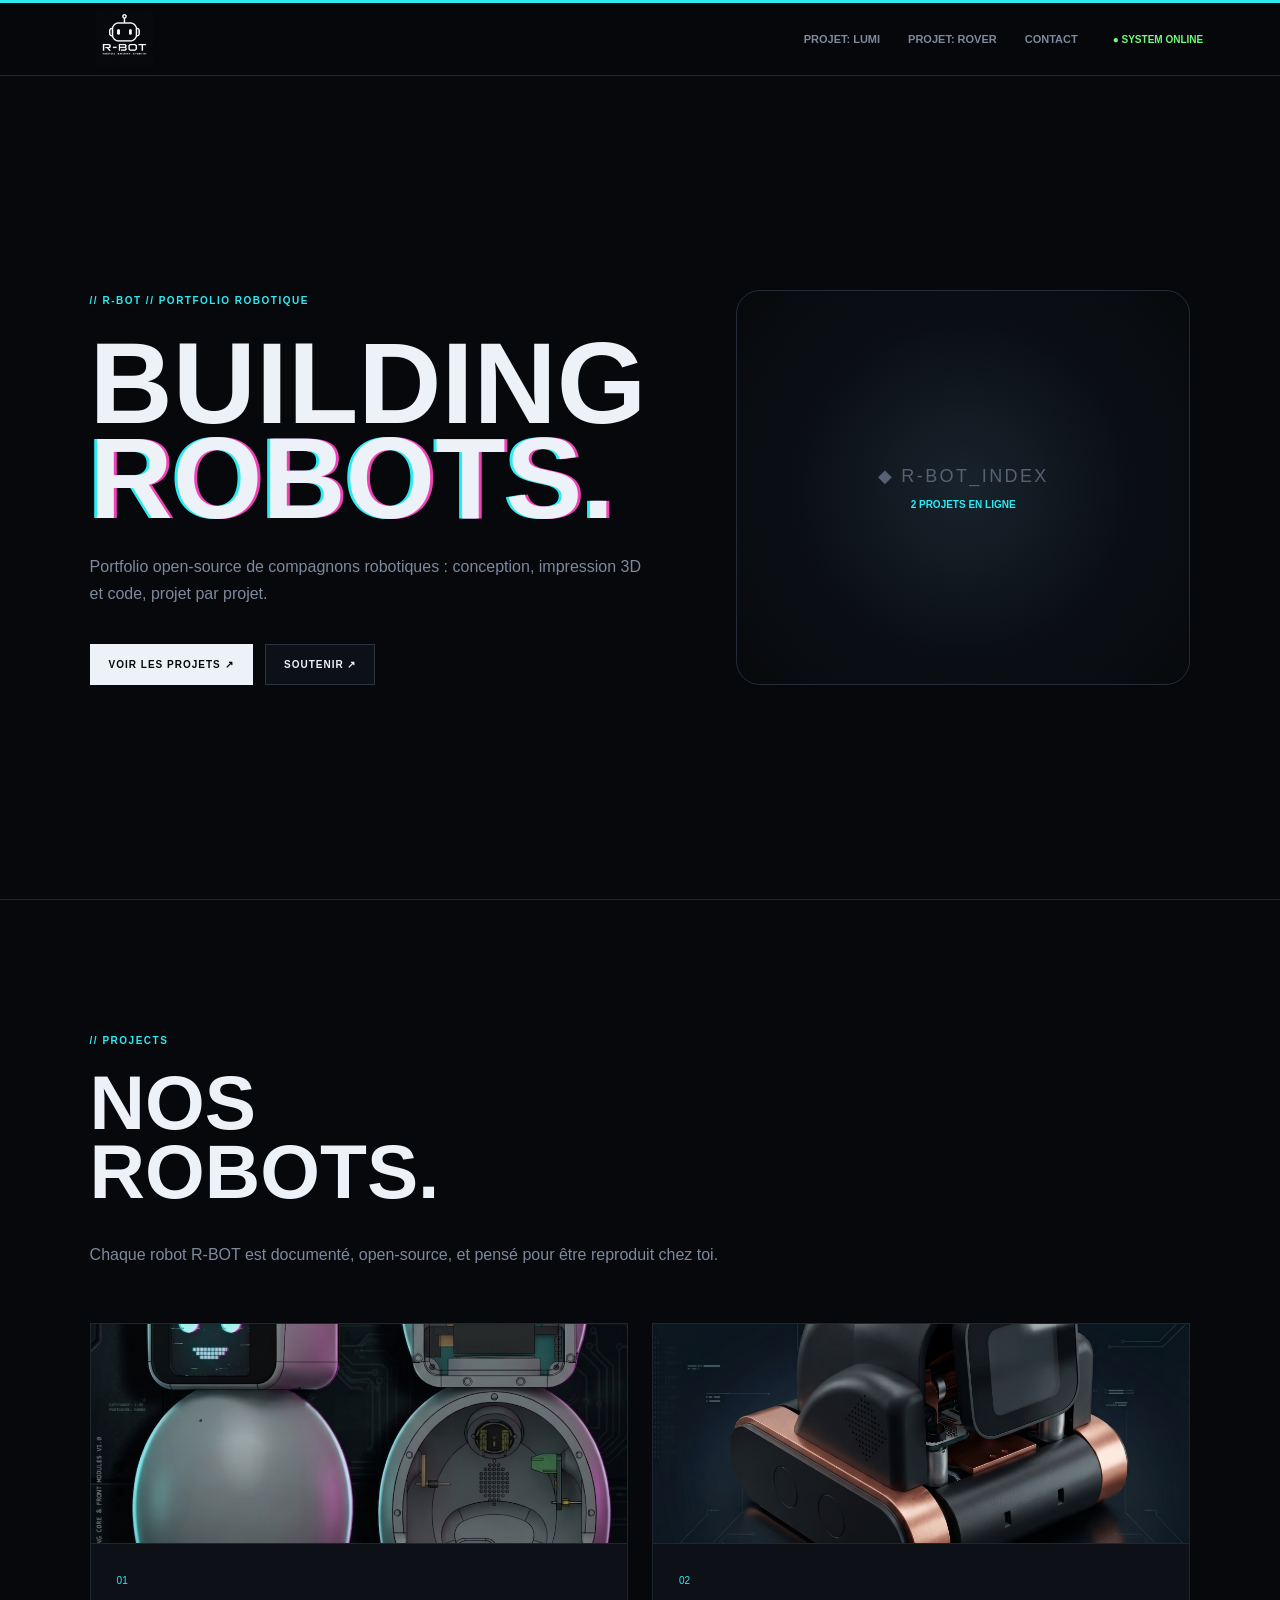
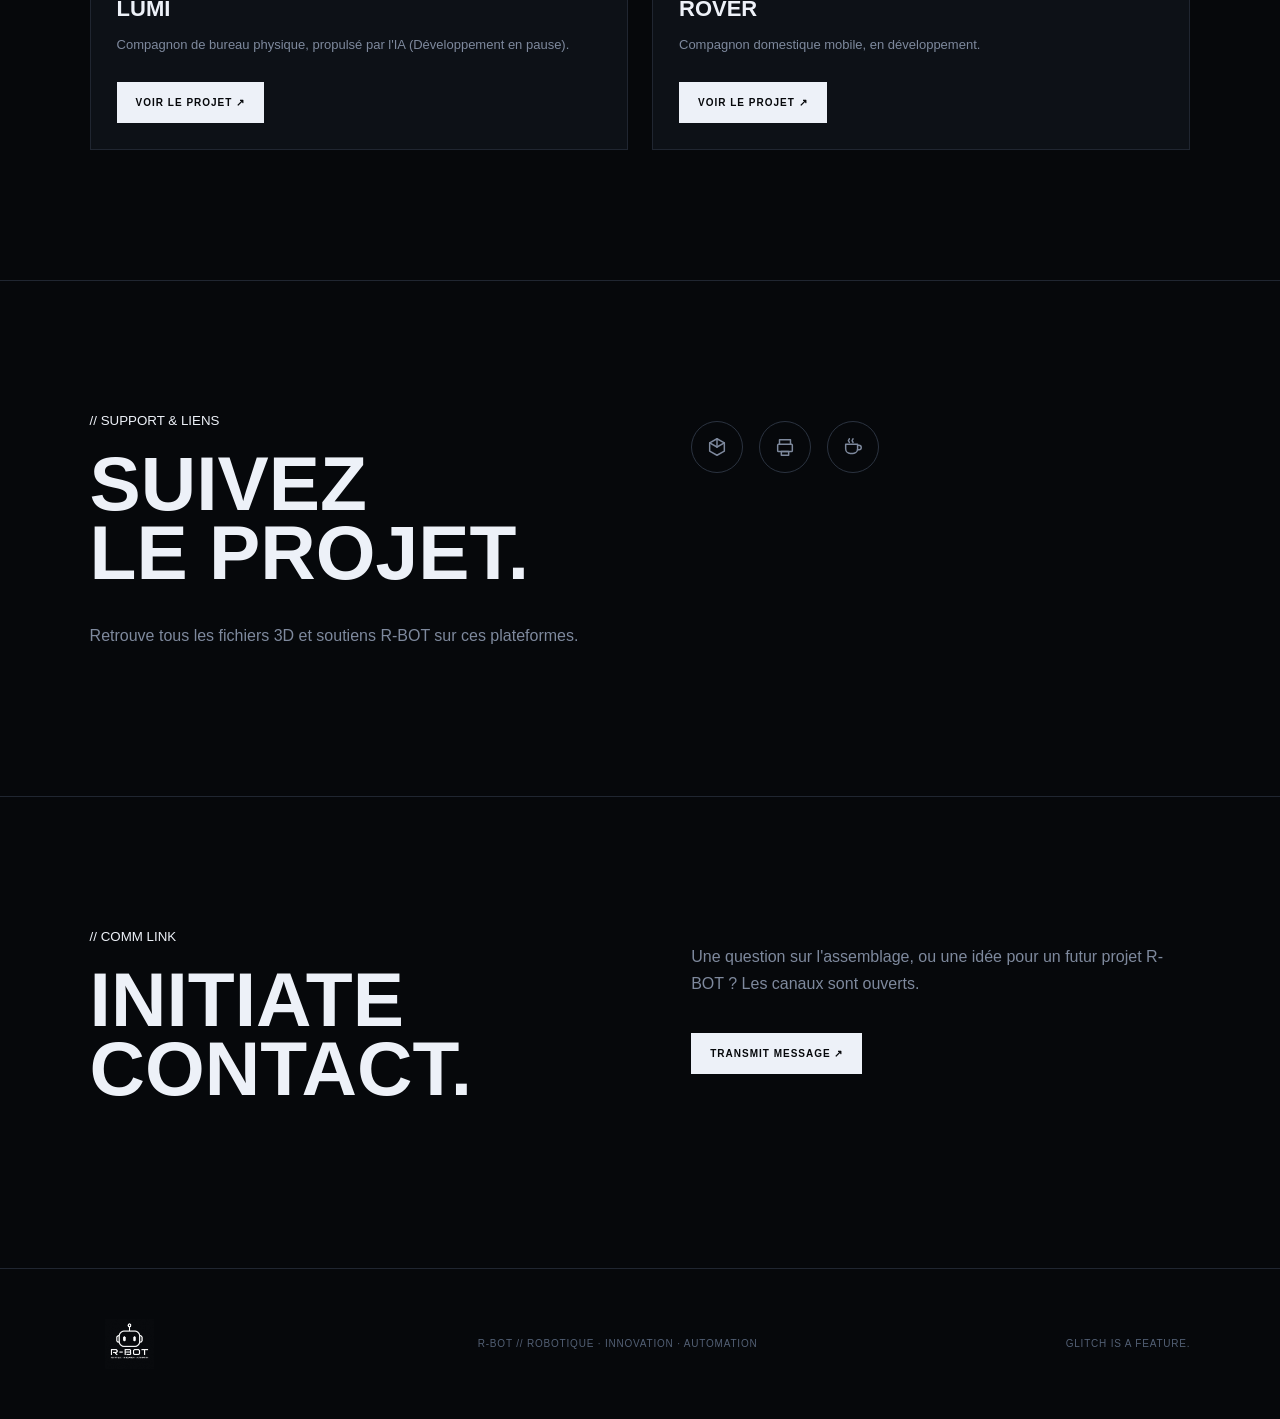
<file: index.html>
﻿<!doctype html>
<html lang="fr">
<head>
<meta charset="utf-8"><meta name="viewport" content="width=device-width,initial-scale=1">
<title>R-BOT // ACCUEIL</title><link rel="stylesheet" href="style.css">
</head>
<body>
<header class="top"><a href="index.html"><img src="assets/rbot-logo.png" alt="R-BOT"></a>
<nav>
  <a href="lumi.html">PROJET: LUMI</a>
  <a href="rover.html">PROJET: ROVER</a>
  <a href="#contact">CONTACT</a>
</nav><b>● SYSTEM ONLINE</b></header>
<main>
<section class="hero"><div><small>// R-BOT // PORTFOLIO ROBOTIQUE</small>
<h1>BUILDING<br><i>ROBOTS.</i></h1>
<p>Portfolio open-source de compagnons robotiques : conception, impression 3D et code, projet par projet.</p>
<a class="btn" href="#projects">VOIR LES PROJETS ↗</a> <a class="btn dark" href="#support">SOUTENIR ↗</a></div>
<div class="render">
  <span>◆ R-BOT_INDEX</span>
  <small>2 PROJETS EN LIGNE</small>
</div>
</section>
<section id="projects"><small>// PROJECTS</small><h2>NOS<br>ROBOTS.</h2>
<p>Chaque robot R-BOT est documenté, open-source, et pensé pour être reproduit chez toi.</p>
<div class="project-grid">
<article class="project-card">
<img src="images/lumi-render.png">
<div class="card-body"><em>01</em><h3>LUMI</h3><p>Compagnon de bureau physique, propulsé par l'IA (Développement en pause).</p>
<a class="btn" href="lumi.html">VOIR LE PROJET ↗</a></div>
</article>
<article class="project-card">
<img src="images/rover-render.png">
<div class="card-body"><em>02</em><h3>ROVER</h3><p>Compagnon domestique mobile, en développement.</p>
<a class="btn" href="rover.html">VOIR LE PROJET ↗</a></div>
</article>
</div></section>
<section id="support" class="split"><div><small>// SUPPORT & LIENS</small><h2>SUIVEZ<br>LE PROJET.</h2>
<p>Retrouve tous les fichiers 3D et soutiens R-BOT sur ces plateformes.</p></div>
<div><div class="icon-links">
<a class="icon-btn" href="https://cults3d.com/@RaphGrj" target="_blank" rel="noopener" aria-label="Cults3D" title="Cults3D">
<svg viewBox="0 0 24 24"><path d="M12 3 L20 7.5 L20 16.5 L12 21 L4 16.5 L4 7.5 Z"/><path d="M12 12 L12 3"/><path d="M12 12 L20 7.5"/><path d="M12 12 L4 7.5"/></svg>
</a>
<a class="icon-btn" href="https://www.printables.com/@RaphaelGrj" target="_blank" rel="noopener" aria-label="Printables" title="Printables">
<svg viewBox="0 0 24 24"><path d="M6 9V4h12v5"/><rect x="4" y="9" width="16" height="8" rx="1"/><path d="M8 21h8v-4H8v4Z"/></svg>
</a>
<a class="icon-btn" href="https://buymeacoffee.com/raphaelgrj" target="_blank" rel="noopener" aria-label="Buy Me a Coffee" title="Buy Me a Coffee">
<svg viewBox="0 0 24 24"><path d="M4 9h13v5a5 5 0 0 1-5 5H9a5 5 0 0 1-5-5V9Z"/><path d="M17 10h1.5a2.5 2.5 0 0 1 0 5H17"/><path d="M8 3c0 1-1 1-1 2s1 1 1 2"/><path d="M12 3c0 1-1 1-1 2s1 1 1 2"/></svg>
</a>
</div></div></section>
<section id="contact" class="split"><div><small>// COMM LINK</small><h2>INITIATE<br>CONTACT.</h2></div>
<div><p>Une question sur l'assemblage, ou une idée pour un futur projet R-BOT ? Les canaux sont ouverts.</p><a href="mailto:r.bot.sup@gmail.com" class="btn">TRANSMIT MESSAGE ↗</a></div></section>
</main>
<footer><img src="assets/rbot-logo.png" alt="R-BOT"><span>R-BOT // ROBOTIQUE · INNOVATION · AUTOMATION</span><span>GLITCH IS A FEATURE.</span></footer>
</body></html>
</file>
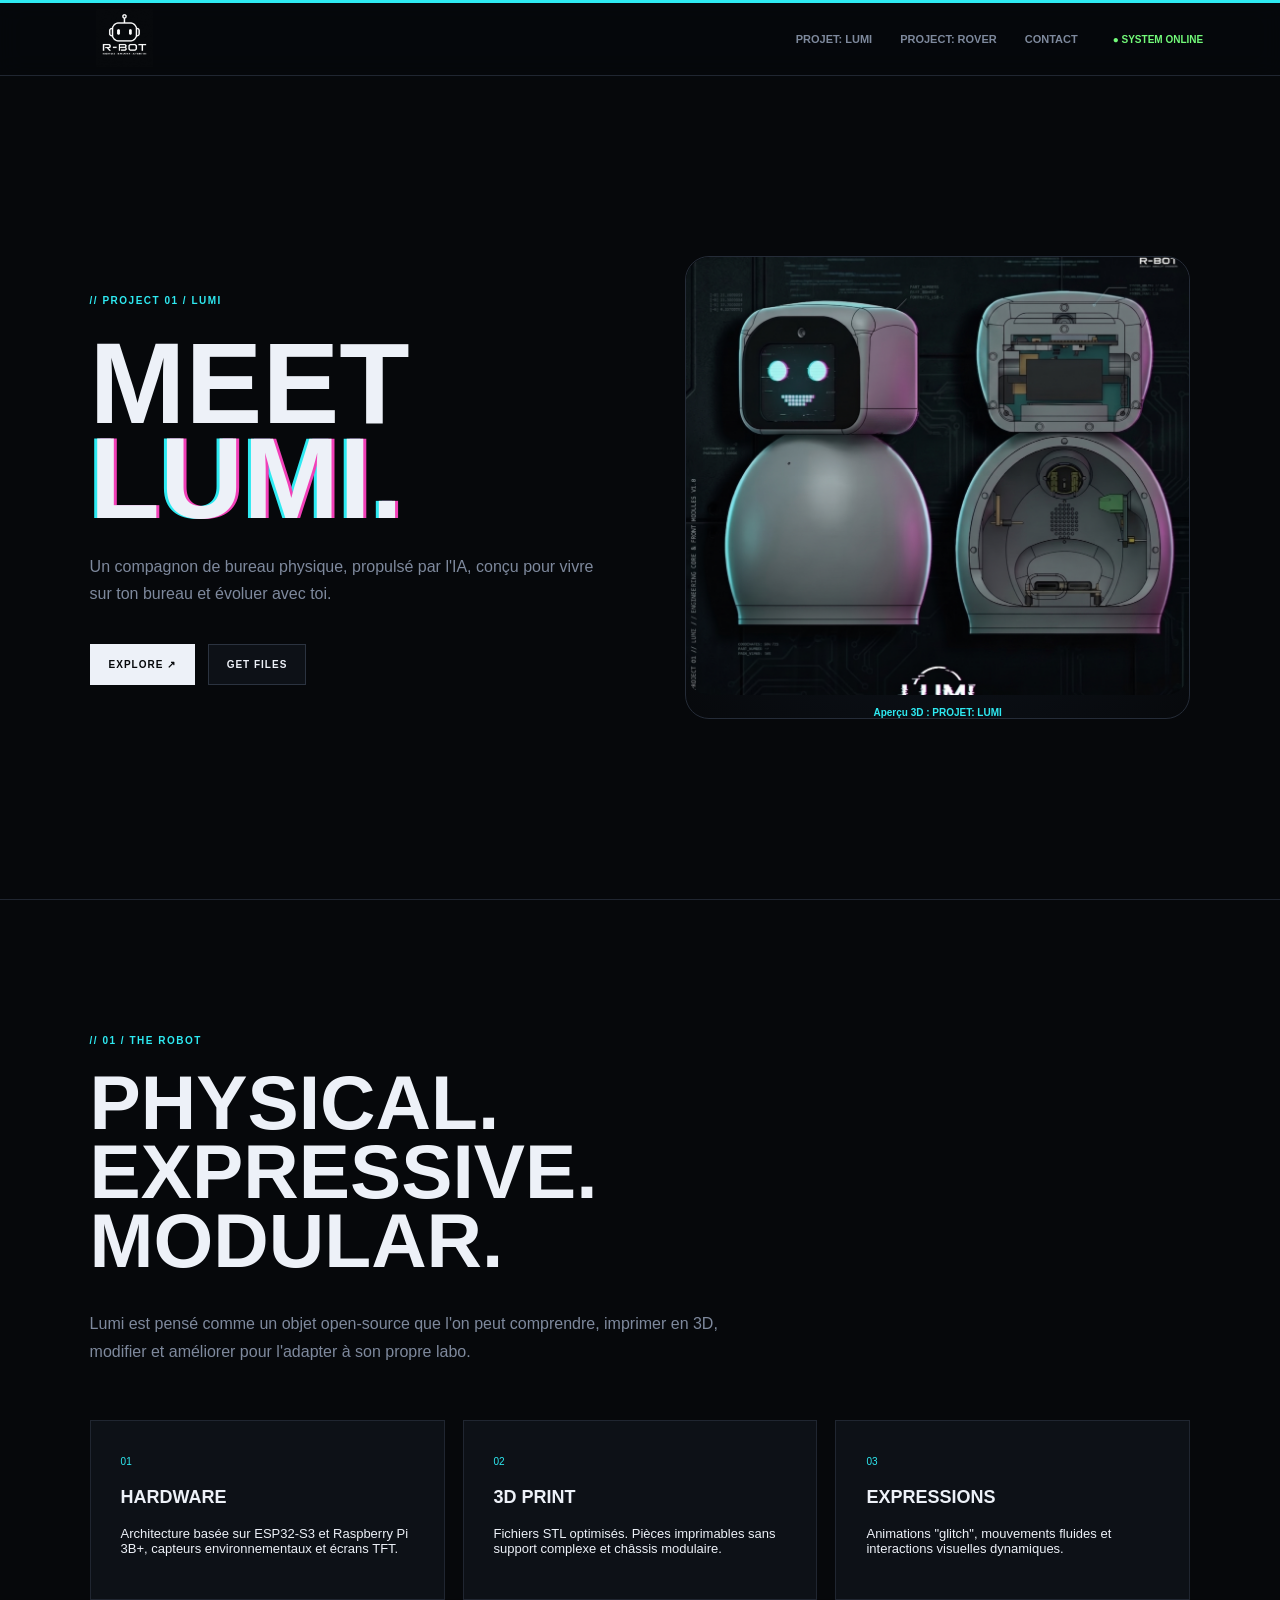
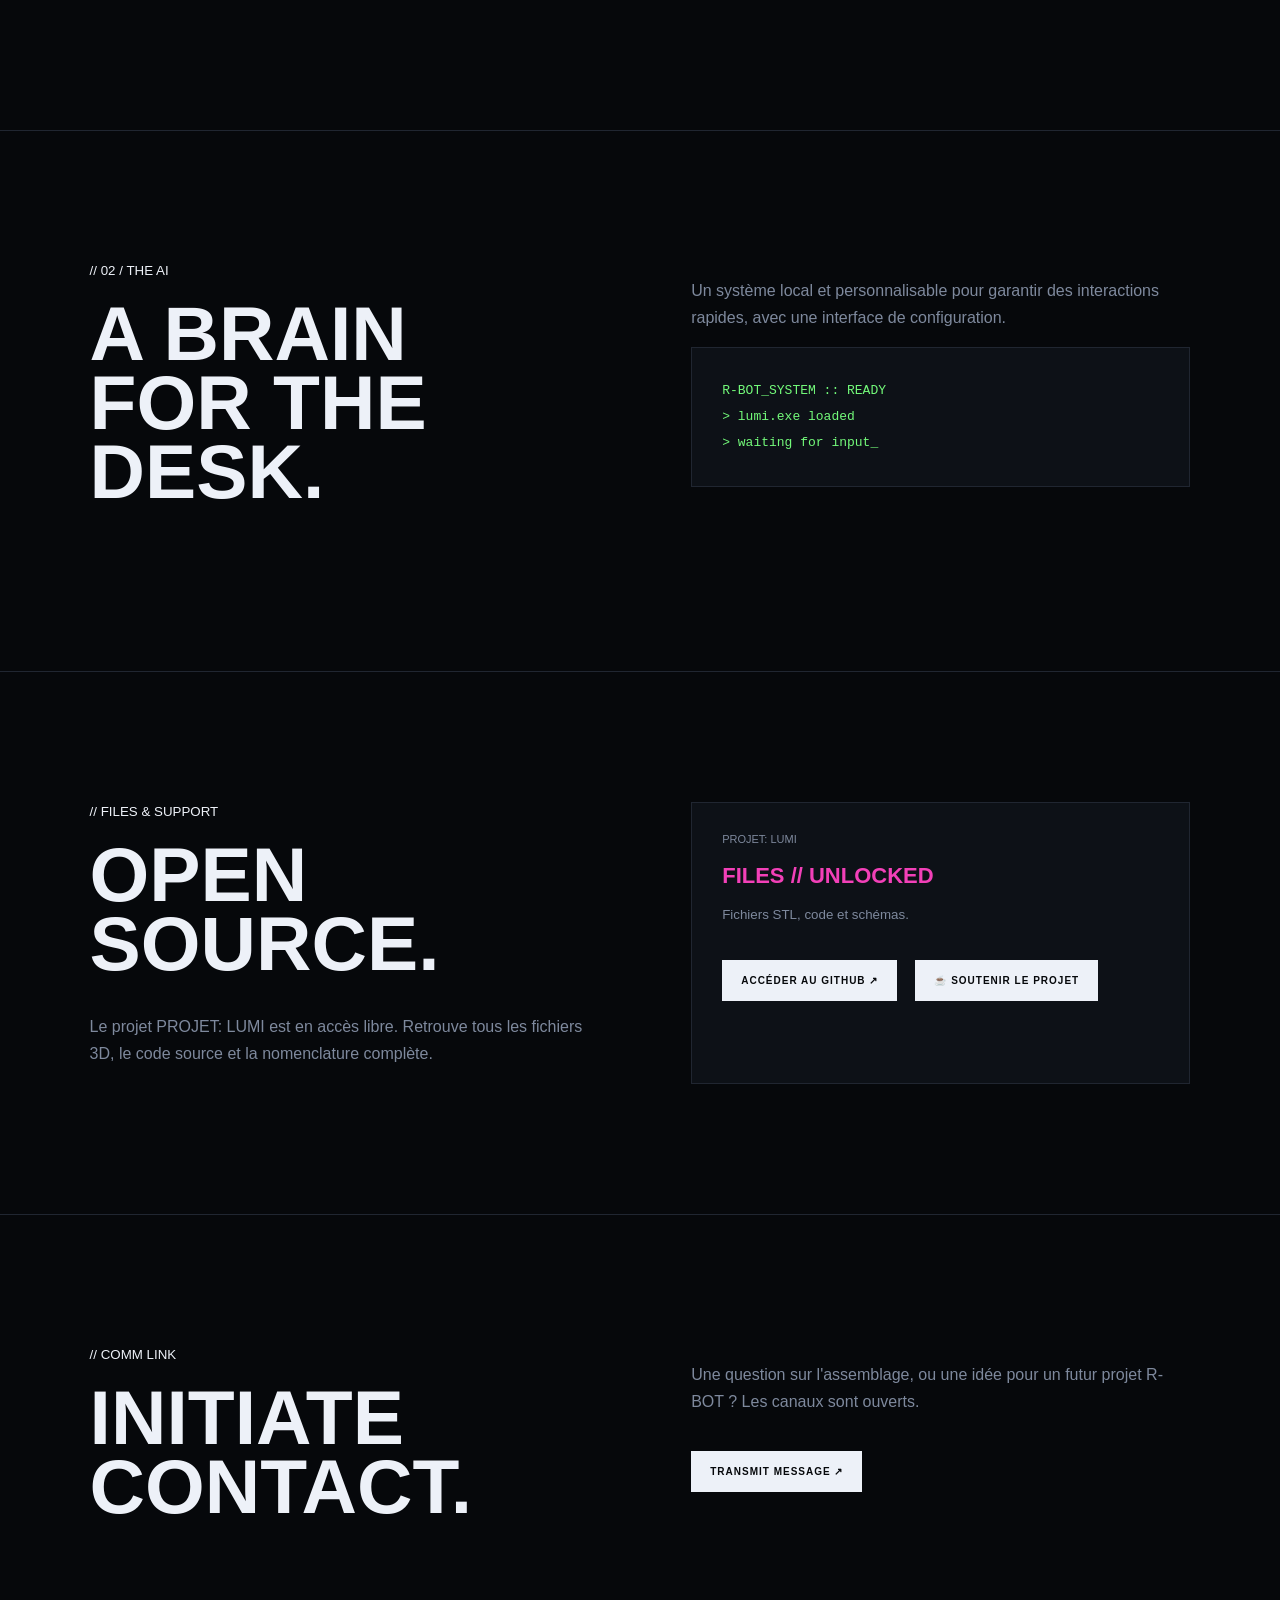
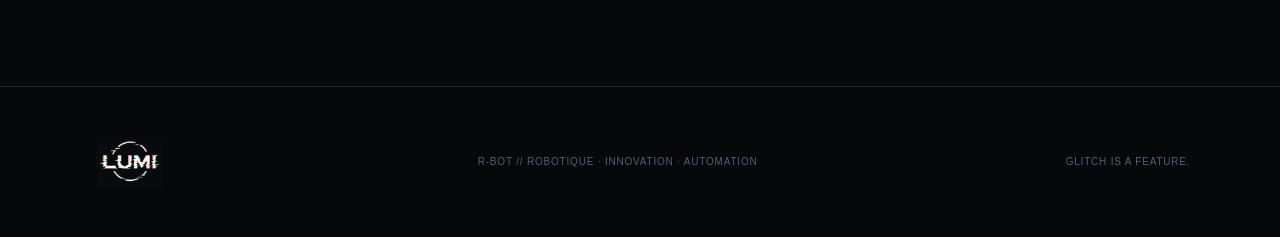
<file: lumi.html>
﻿<!doctype html>
<html lang="fr">
<head>
<meta charset="utf-8"><meta name="viewport" content="width=device-width,initial-scale=1">
<title>R-BOT // PROJET: LUMI</title><link rel="stylesheet" href="style.css">
</head>
<body>
<header class="top"><a href="index.html"><img src="assets/rbot-logo.png" alt="R-BOT"></a>
<nav>
  <a href="lumi.html">PROJET: LUMI</a>
  <a href="rover.html">PROJECT: ROVER</a>

  <a href="#contact">CONTACT</a>
</nav><b>● SYSTEM ONLINE</b></header>
<main>
<section class="hero"><div><small>// PROJECT 01 / LUMI</small>
<h1>MEET
<br><i>LUMI.</i></h1>
<p>Un compagnon de bureau physique, propulsé par l'IA, conçu pour vivre sur ton bureau et évoluer avec toi.</p>
<a class="btn" href="#robot">EXPLORE ↗</a> <a class="btn dark" href="#files">GET FILES</a></div>
<div class="render">
  <img src="images/lumi-render.png" alt="Rendu 3D de PROJET: LUMI" style="width: 100%; height: 100%; object-fit: cover; border-radius: 24px;">
  <small>Aperçu 3D : PROJET: LUMI</small>
</div>
</section>
<section id="robot"><small>// 01 / THE ROBOT</small><h2>PHYSICAL.<br>EXPRESSIVE.<br>MODULAR.</h2>
<p>Lumi est pensé comme un objet open-source que l'on peut comprendre, imprimer en 3D, modifier et améliorer pour l'adapter à son propre labo.</p>
<div class="cards"><article><em>01</em><h3>HARDWARE</h3><p>Architecture basée sur ESP32-S3 et Raspberry Pi 3B+, capteurs environnementaux et écrans TFT.</p></article>
<article><em>02</em><h3>3D PRINT</h3><p>Fichiers STL optimisés. Pièces imprimables sans support complexe et châssis modulaire.</p></article>
<article><em>03</em><h3>EXPRESSIONS</h3><p>Animations "glitch", mouvements fluides et interactions visuelles dynamiques.</p></article></div></section>
<section id="ai" class="split"><div><small>// 02 / THE AI</small><h2>A BRAIN<br>FOR THE DESK.</h2></div>
<div><p>Un système local et personnalisable pour garantir des interactions rapides, avec une interface de configuration.</p><pre>R-BOT_SYSTEM :: READY<br>> lumi.exe loaded<br>> waiting for input_</pre></div></section>
<section id="files" class="split"><div><small>// FILES & SUPPORT</small><h2>OPEN<br>SOURCE.</h2><p>Le projet PROJET: LUMI est en accès libre. Retrouve tous les fichiers 3D, le code source et la nomenclature complète.</p></div>
<div class="file"><span>PROJET: LUMI</span><strong>FILES // UNLOCKED</strong><small>Fichiers STL, code et schémas.</small>
<div style="display: flex; gap: 10px; flex-wrap: wrap;">
<a href="https://github.com/RaphaelGrj/Lumi-Project" target="_blank" class="btn">ACCÉDER AU GITHUB ↗</a>
<a href="https://buymeacoffee.com/RaphaelGrj" target="_blank" class="btn bmc">☕ SOUTENIR LE PROJET</a>
</div></div></section>
<section id="contact" class="split"><div><small>// COMM LINK</small><h2>INITIATE<br>CONTACT.</h2></div>
<div><p>Une question sur l'assemblage, ou une idée pour un futur projet R-BOT ? Les canaux sont ouverts.</p><a href="mailto:r.bot.sup@gmail.com" class="btn">TRANSMIT MESSAGE ↗</a></div></section>
</main>
<footer><img src="assets/lumi-logo.png" alt="Lumi"><span>R-BOT // ROBOTIQUE · INNOVATION · AUTOMATION</span><span>GLITCH IS A FEATURE.</span></footer>
</body></html>
</file>
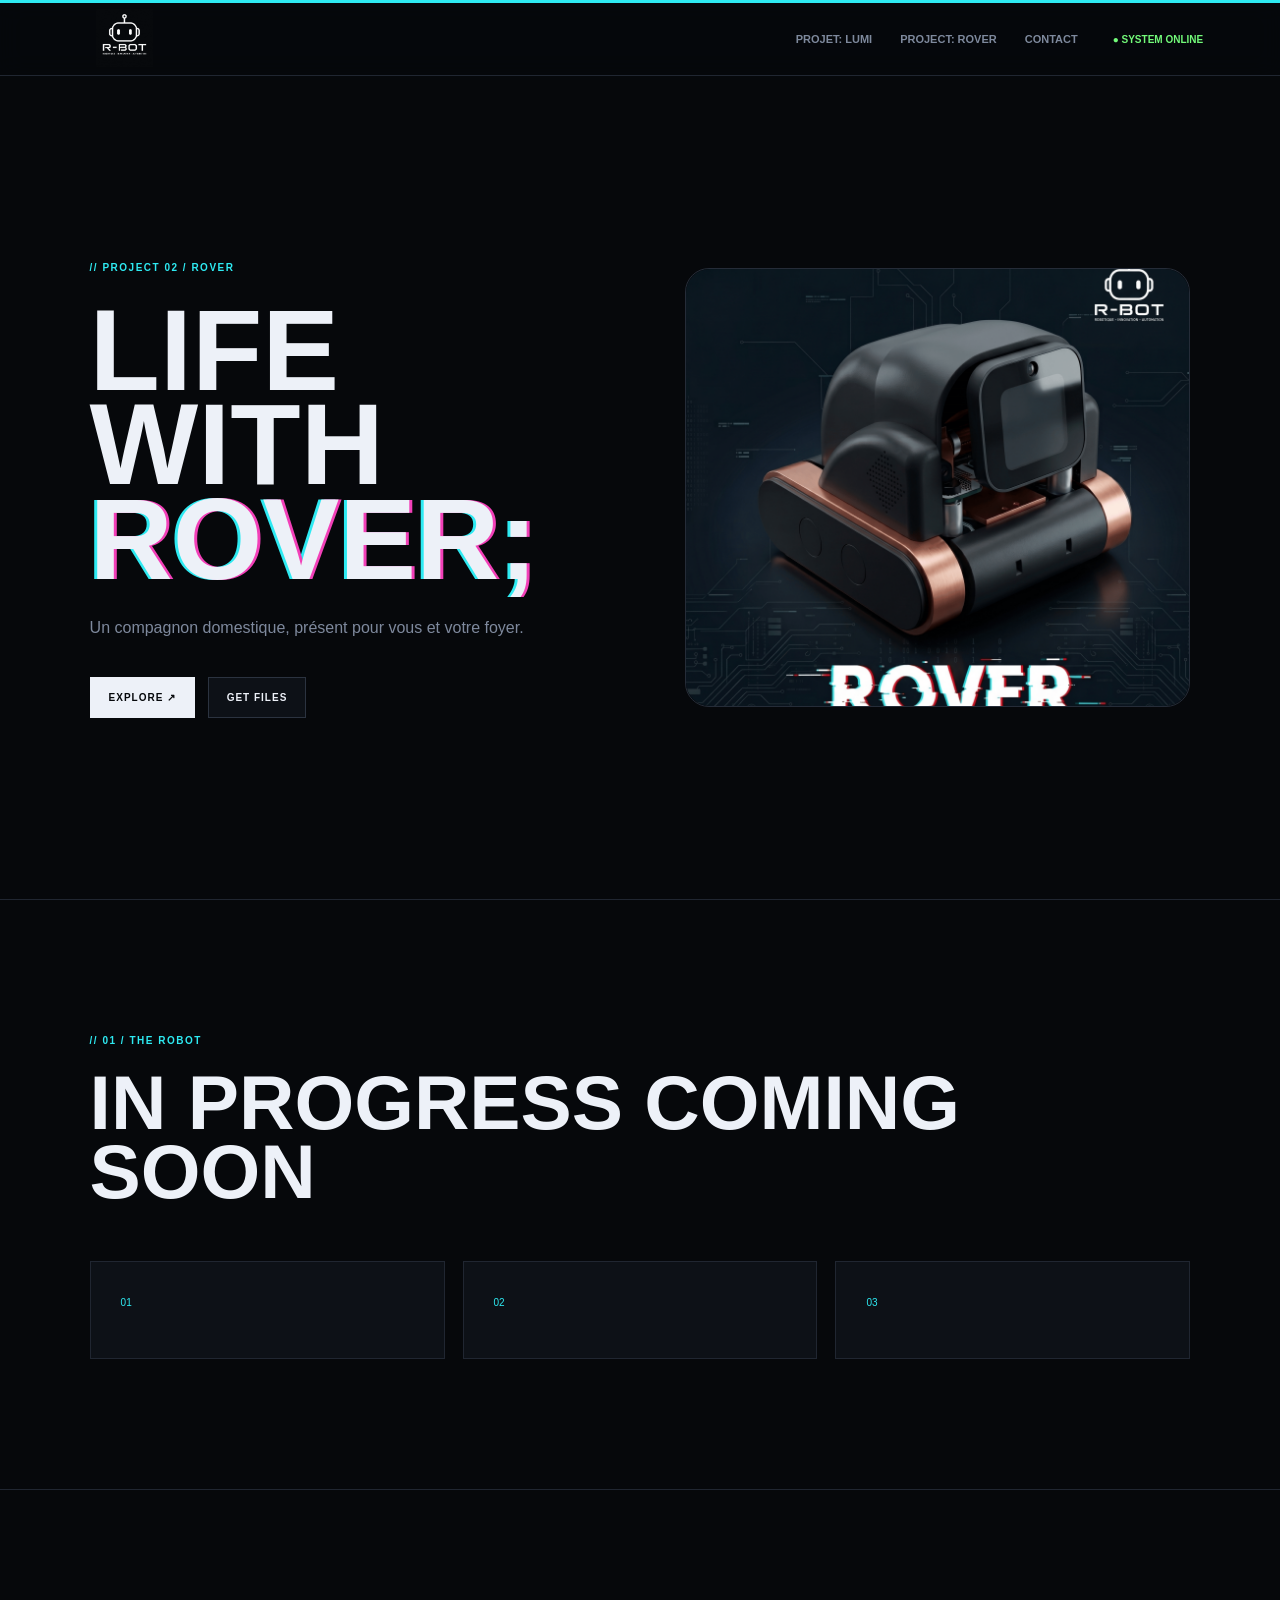
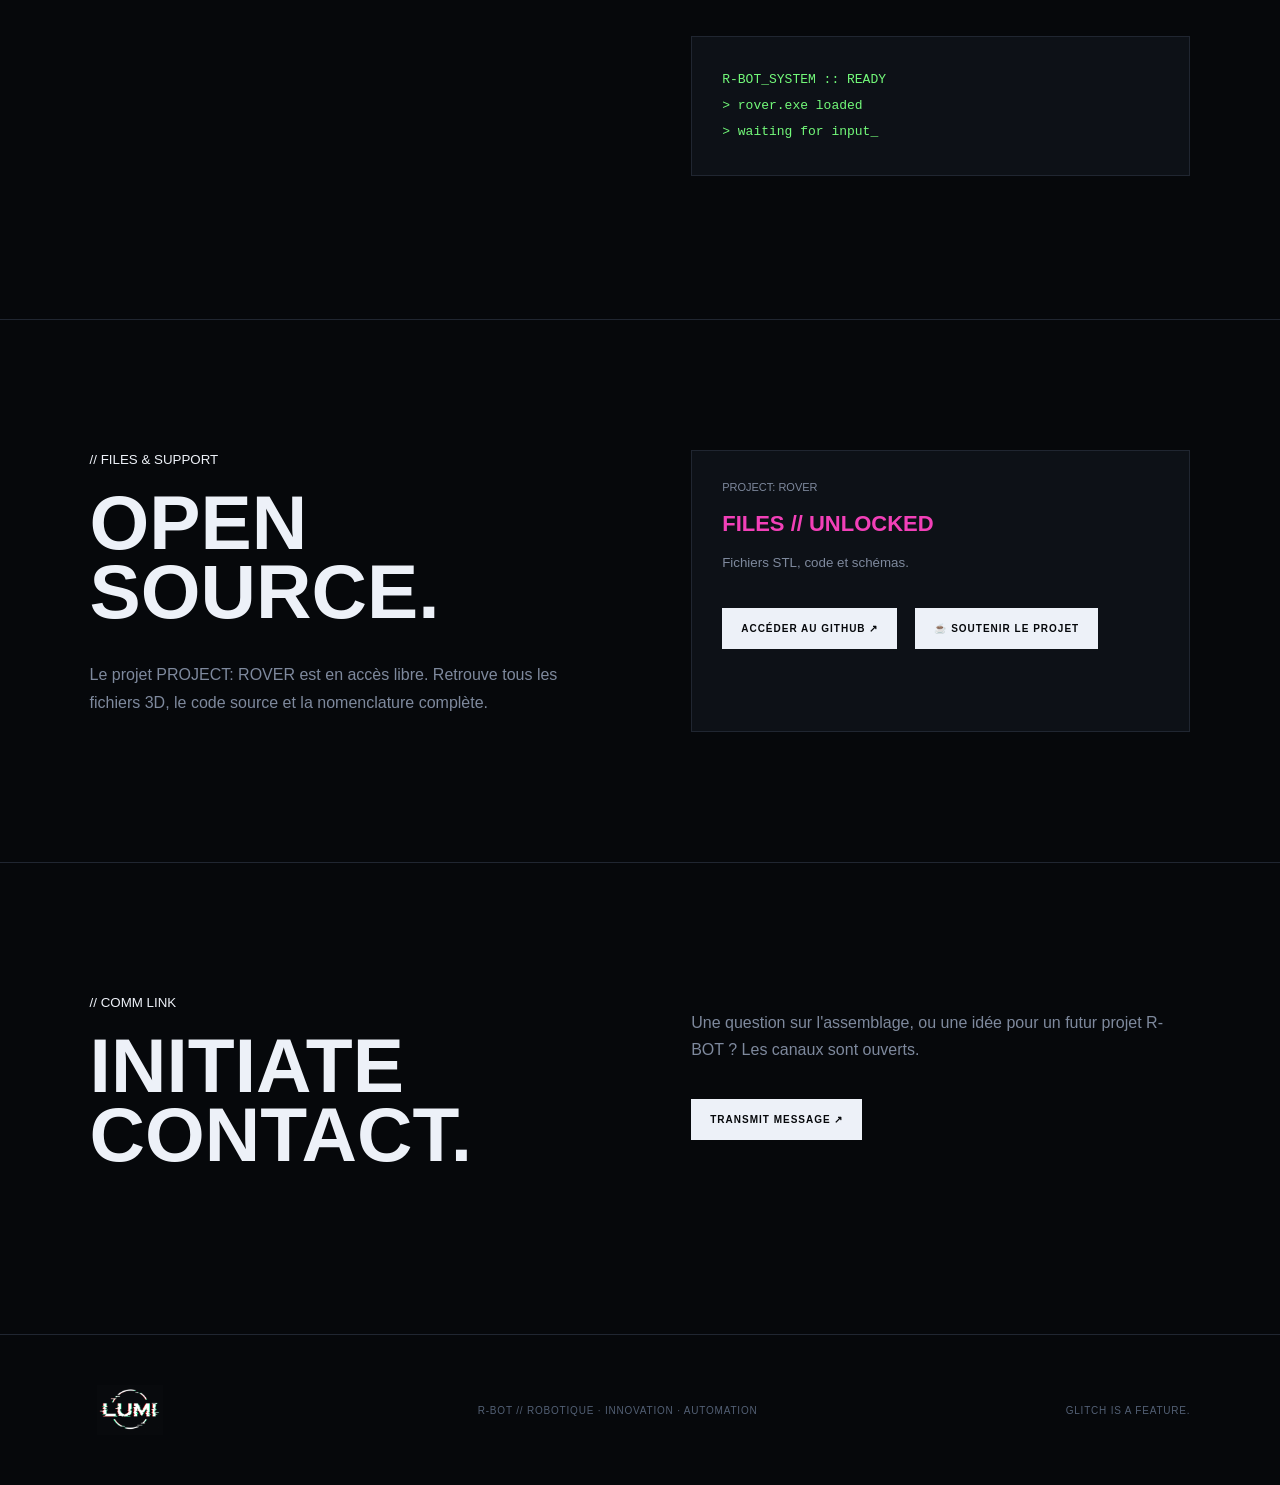
<file: rover.html>
﻿<!doctype html>
<html lang="fr">
<head>
<meta charset="utf-8"><meta name="viewport" content="width=device-width,initial-scale=1">
<title>R-BOT // PROJECT: ROVER</title><link rel="stylesheet" href="style.css">
</head>
<body>
<header class="top"><a href="index.html"><img src="assets/rbot-logo.png" alt="R-BOT"></a>
<nav>
  <a href="lumi.html">PROJET: LUMI</a>
  <a href="rover.html">PROJECT: ROVER</a>

  <a href="#contact">CONTACT</a>
</nav><b>● SYSTEM ONLINE</b></header>
<main>
<section class="hero"><div><small>// PROJECT 02 / ROVER</small>
<h1>LIFE WITH<br><i>ROVER;</i></h1>
<p>Un compagnon domestique, présent pour vous et votre foyer.</p>
<a class="btn" href="#robot">EXPLORE ↗</a> <a class="btn dark" href="#files">GET FILES</a></div>
<div class="render">
  <img src="images/rover-render.png" style="width: 100%; height: 100%; object-fit: cover; border-radius: 24px;">
</div>
</section>
<section id="robot"><small>// 01 / THE ROBOT</small><h2>IN PROGRESS COMING SOON</h2>
<p></p>
<div class="cards"><article><em>01</em><h3></h3><p></p></article>
<article><em>02</em><h3></h3><p></p></article>
<article><em>03</em><h3></h3><p></p></article></div></section>
<section id="ai" class="split"><div><small></small><h2></h2></div>
<div><p></p><pre>R-BOT_SYSTEM :: READY<br>> rover.exe loaded<br>> waiting for input_</pre></div></section>
<section id="files" class="split"><div><small>// FILES & SUPPORT</small><h2>OPEN<br>SOURCE.</h2><p>Le projet PROJECT: ROVER est en accès libre. Retrouve tous les fichiers 3D, le code source et la nomenclature complète.</p></div>
<div class="file"><span>PROJECT: ROVER</span><strong>FILES // UNLOCKED</strong><small>Fichiers STL, code et schémas.</small>
<div style="display: flex; gap: 10px; flex-wrap: wrap;">
<a href="https://github.com/RaphaelGrj/Rover-Project" target="_blank" class="btn">ACCÉDER AU GITHUB ↗</a>
<a href="https://buymeacoffee.com/RaphaelGrj" target="_blank" class="btn bmc">☕ SOUTENIR LE PROJET</a>
</div></div></section>
<section id="contact" class="split"><div><small>// COMM LINK</small><h2>INITIATE<br>CONTACT.</h2></div>
<div><p>Une question sur l'assemblage, ou une idée pour un futur projet R-BOT ? Les canaux sont ouverts.</p><a href="mailto:r.bot.sup@gmail.com" class="btn">TRANSMIT MESSAGE ↗</a></div></section>
</main>
<footer><img src="assets/lumi-logo.png" alt="Lumi"><span>R-BOT // ROBOTIQUE · INNOVATION · AUTOMATION</span><span>GLITCH IS A FEATURE.</span></footer>
</body></html>
</file>
<file: style.css>
*{box-sizing:border-box}html{scroll-behavior:smooth}body{margin:0;background:#06080b;color:#edf1f8;font-family:Arial,sans-serif}body:before{content:"";position:fixed;inset:0;pointer-events:none;background:repeating-linear-gradient(0deg,transparent 0 7px,#ffffff03 8px);z-index:5}.top{height:76px;border-top:3px solid #2eeaf2;border-bottom:1px solid #202631;display:flex;align-items:center;padding:0 6vw;gap:35px;position:sticky;top:0;background:#06080be8;backdrop-filter:blur(12px);z-index:10}.top img{width:95px;height:58px;object-fit:contain;filter:invert(1);mix-blend-mode:screen}.top nav{display:flex;gap:28px;margin-left:auto}.top a{color:#7e899d;text-decoration:none;font-size:11px;font-weight:bold}.top a:hover{color:#2eeaf2}.top b{font-size:10px;color:#73fa7a}.hero{min-height:calc(100vh - 76px);display:grid;grid-template-columns:1fr 1fr;gap:7vw;align-items:center;padding:8vw 7vw;border-bottom:1px solid #202631}.hero small,section>small{color:#2eeaf2;font-weight:bold;letter-spacing:.15em;font-size:10px}.hero h1{font-size:clamp(64px,9vw,130px);line-height:.82;margin:28px 0}.hero h1 i{font-style:normal;text-shadow:3px 0 #f240b8,-3px 0 #2eeaf2}.hero p,section>p,.split p{color:#7e899d;line-height:1.7;max-width:650px}.btn,button{display:inline-block;padding:14px 18px;margin:20px 8px 0 0;border:1px solid #edf1f8;background:#edf1f8;color:#06080b;text-decoration:none;font-size:10px;font-weight:bold;letter-spacing:.1em}.btn.dark{background:#0d1117;color:#edf1f8;border-color:#2b3340}.render{aspect-ratio:1.15;border:1px solid #252c38;border-radius:24px;background:radial-gradient(circle,#18232d,#0b0f15 55%,#07090c);display:flex;flex-direction:column;align-items:center;justify-content:center;color:#566174;letter-spacing:.15em}.render small{margin-top:12px;letter-spacing:0}.render span{font-size:18px}section{padding:130px 7vw;border-bottom:1px solid #202631}h2{font-size:clamp(46px,6vw,88px);line-height:.9;margin:20px 0 35px}.cards{display:grid;grid-template-columns:repeat(3,1fr);gap:18px;margin-top:55px}.cards article,.file,pre{border:1px solid #202631;background:#0d1117;padding:30px}.cards em{color:#2eeaf2;font-style:normal;font-size:10px}.cards h3{font-size:18px}.cards p{font-size:13px}.split{display:grid;grid-template-columns:1fr 1fr;gap:8vw}.split pre{color:#73fa7a;line-height:2;overflow:auto}.file{display:flex;flex-direction:column;gap:18px}.file span{color:#7e899d;font-size:11px}.file strong{color:#f240b8;font-size:22px}.file small{color:#7e899d}.file button{margin:0;background:#0d1117;color:#edf1f8;border-color:#2b3340}footer{min-height:150px;display:flex;align-items:center;justify-content:space-between;padding:40px 7vw;color:#536075;font-size:10px;letter-spacing:.08em}footer img{width:80px;height:50px;object-fit:contain;filter:invert(1);mix-blend-mode:screen}.project-grid{display:grid;grid-template-columns:repeat(2,1fr);gap:24px;margin-top:55px}.project-card{border:1px solid #202631;background:#0d1117;overflow:hidden;display:flex;flex-direction:column}.project-card img{width:100%;height:220px;object-fit:cover;display:block;border-bottom:1px solid #202631}.project-card .card-body{padding:26px}.project-card em{color:#2eeaf2;font-style:normal;font-size:10px}.project-card h3{font-size:22px;margin:8px 0}.project-card p{color:#7e899d;font-size:13px;line-height:1.6;margin-bottom:6px}.icon-links{display:flex;gap:16px;margin-top:10px;flex-wrap:wrap}.icon-btn{display:inline-flex;align-items:center;justify-content:center;width:52px;height:52px;border:1px solid #2b3340;border-radius:50%;background:transparent;color:#7e899d;transition:.2s}.icon-btn:hover{border-color:#2eeaf2;color:#2eeaf2}.icon-btn svg{width:22px;height:22px;fill:none;stroke:currentColor;stroke-width:1.6;stroke-linecap:round;stroke-linejoin:round}@media(max-width:800px){.top nav{display:none}.hero,.split{grid-template-columns:1fr}.cards{grid-template-columns:1fr}.top{padding:0 20px}.top b{margin-left:auto}section{padding:90px 7vw}footer{flex-direction:column;align-items:flex-start;gap:20px}.project-grid{grid-template-columns:1fr}}
</file>
